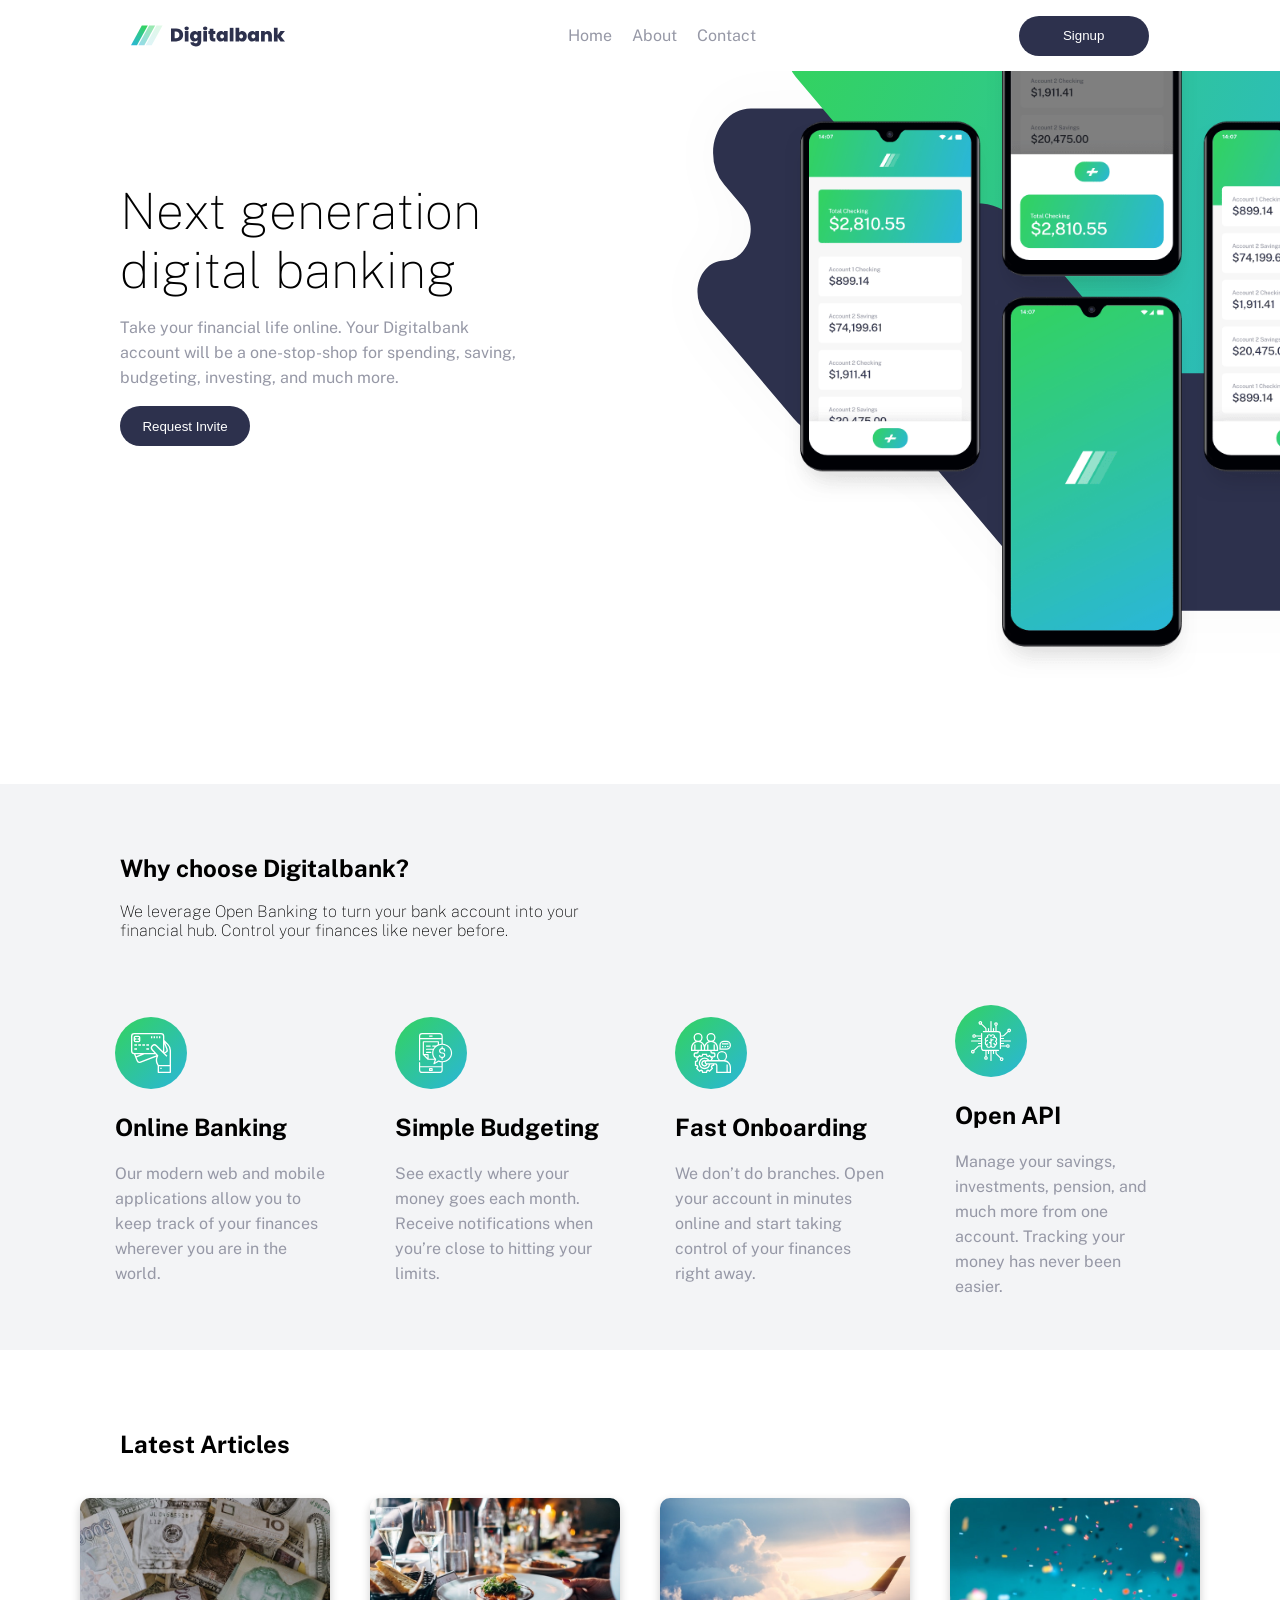
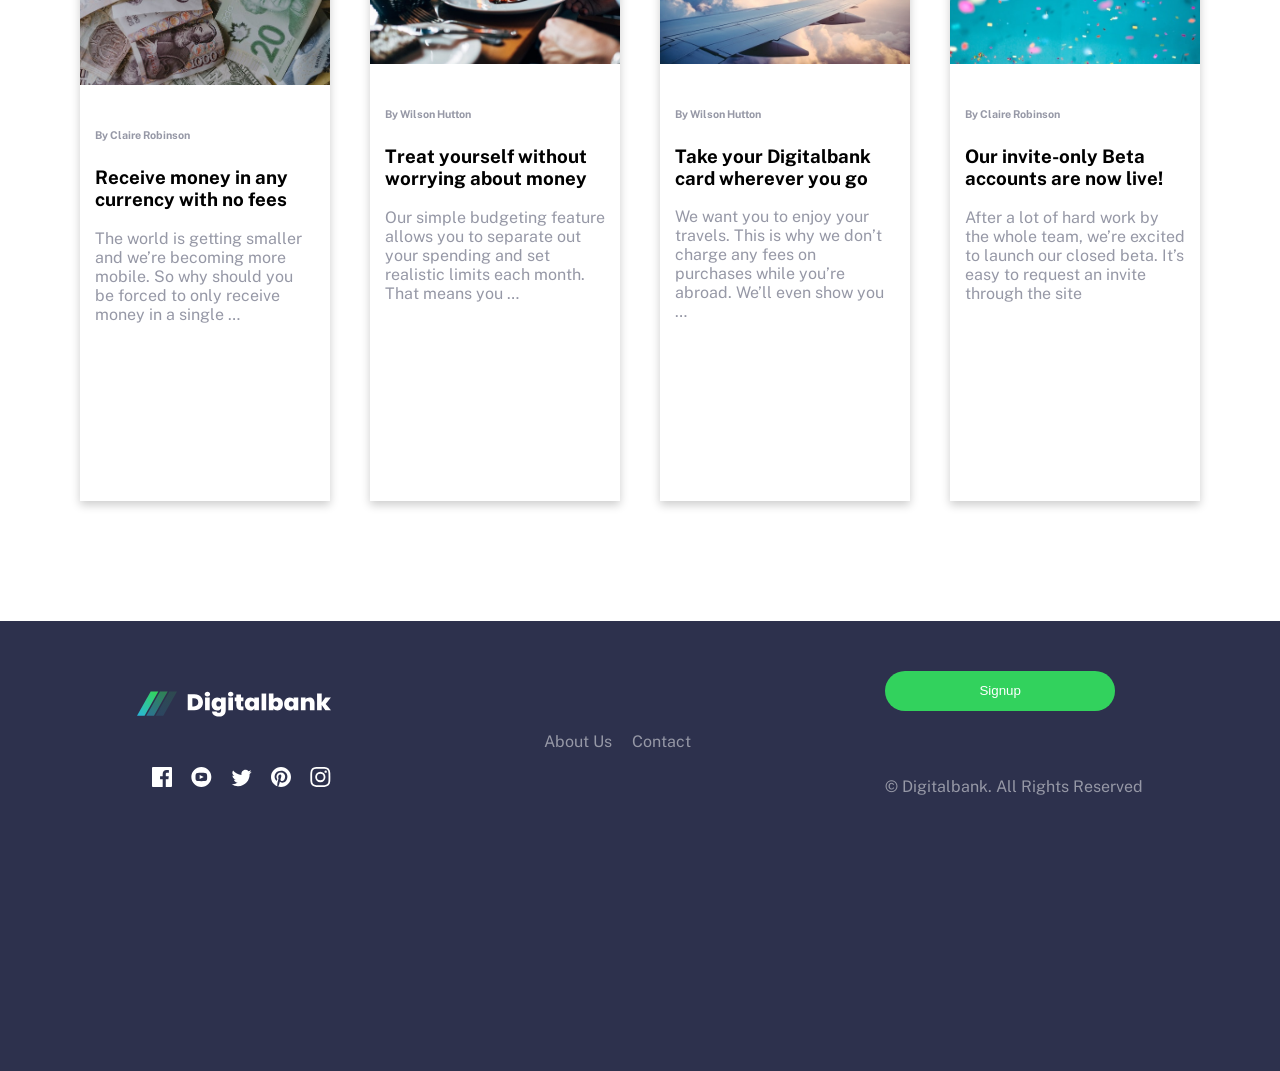
<file: index.html>
<!DOCTYPE html>
<html lang="en">
<head>
    <link rel="stylesheet" href="index.css">
    <meta charset="UTF-8">
    <meta name="viewport" content="width=device-width, initial-scale=1.0">
    <title>Digital bank</title>
    <script defer src="index.js"></script>
</head>
<body>
      <nav>
        <img src="/images/logo-dark.svg" alt="logo-dark">

        
        <div class="hamburger-menu" >
            <img id="open" src="/images/icon-hamburger.svg" alt="menu">
            <img id="close" src="/images/icon-close.svg" alt="">
        </div>

        <ul>
            <li><a href="index.html">Home</a></li>
            <li><a href="about.html">About</a></li>
            <li><a href="contact.html">Contact</a></li>
        </ul>

        <a href="signup.html" class="signup">
            <button >Signup</button>
        </a>


         <!-- Mobile Menu (Make sure the ID is EXACTLY mobile-menu) -->
    <div  id="mobilemenu">
        <ul>
            <li><a href="index.html">Home</a></li>
            <li><a href="about.html">About</a></li>
            <li><a href="contact.html">Contact</a></li>
            <li><a href="signup.html">Signup</a></li>
            <li><a href="signin.html">Signin</a></li>
        </ul>
    </div>




    </nav>

    <main>
        <div class="body-text">
            <h1>Next generation digital banking</h1>
            <p>Take your financial life online. Your Digitalbank account will be a one-stop-shop for spending, saving, budgeting, investing, and much more.</p>
            <button>Request Invite</button>
        </div>

         <div class="body-images">
            <img src="/images/bg-intro-desktop.svg" alt="" class="image1">
            <img src="/images/image-mockups.png" alt="" class="image2">
        </div>
    </main>


    <section class="section-one">
        <div class="body2-first">
            <h1>Why choose Digitalbank?</h1>
        <p>We leverage Open Banking to turn your bank account into your financial hub. Control your finances like never before.</p>
        </div>

        <div class="body2-second">

            <div class="first-card-set">
                <img src="/images/icon-online.svg" alt="">
                <h2>Online Banking</h2>
                <p>Our modern web and mobile applications allow you to keep track of your finances wherever you are in the world.</p>
            </div>

            <div class="first-card-set">
                <img src="/images/icon-budgeting.svg" alt="">
                <h2>Simple Budgeting</h2>
                <p>See exactly where your money goes each month. Receive notifications when you’re close to hitting your limits.</p>
            </div>

            <div class="first-card-set">
                <img src="/images/icon-onboarding.svg" alt="">
                <h2>Fast Onboarding</h2>
                <p>We don’t do branches. Open your account in minutes online and start taking control of your finances right away.</p>
            </div>

            <div class="first-card-set">
                <img src="/images/icon-api.svg" alt="">
                <h2>Open API</h2>
                <p>Manage your savings, investments, pension, and much more from one account. Tracking your money has never been easier.</p>
            </div>

        </div>
    </section>

    <section class="section-two">
        <div class="s2-h1">
            <h1>Latest Articles</h1>
        </div>

        <div class="s2-cards">

            <div class="s2-card">
                <img src="/images/image-currency.jpg" alt="">
                <div class="s2-card-text">
                <h6>By Claire Robinson</h6>
                <h3>Receive money in any currency with no fees</h3>
                <p>The world is getting smaller and we’re becoming more mobile. So why should you be forced to only receive money in a single …</p>
                </div>
            </div>

            <div class="s2-card">
                <img src="/images/image-restaurant.jpg" alt="">
                <div class="s2-card-text">
                <h6>By Wilson Hutton</h6>
                <h3>Treat yourself without worrying about money</h3>
                <p>Our simple budgeting feature allows you to separate out your spending and set realistic limits each month. That means you …</p>
                </div>
            </div>

            <div class="s2-card">
                <img src="/images/image-plane.jpg" alt="">
                <div class="s2-card-text">
                <h6>By Wilson Hutton</h6>
                <h3>Take your Digitalbank card wherever you go</h3>
                <p>We want you to enjoy your travels. This is why we don’t charge any fees on purchases while you’re abroad. We’ll even show you …</p>
                </div>
            </div>

            <div class="s2-card">
                <img src="/images/image-confetti.jpg" alt="">
                <div class="s2-card-text">
                <h6>By Claire Robinson</h6>
                <h3>Our invite-only Beta accounts are now live!</h3>
                <p>After a lot of hard work by the whole team, we’re excited to launch our closed beta. It’s easy to request an invite through the site</p>
                </div>
            </div>
        </div>
    </section>

    <footer>
        <div class="footer">
            <div class="logo">
                <img src="/images/logo-light.svg" alt="">
                <div class="icons">
                    <img src="/images/icon-facebook.svg" alt="">
                    <img src="/images/icon-youtube.svg" alt="">
                    <img src="/images/icon-twitter.svg" alt="">
                    <img src="/images/icon-pinterest.svg" alt="">
                    <img src="/images/icon-instagram.svg" alt="">

                </div>
            </div>
            <ul>
                <li><a href="about.html">About Us</a></li>
                <li><a href="contact.html">Contact</a></li>
            </ul>

            <div class="button">
                <button >Signup</button>
                <p>© Digitalbank. All Rights Reserved</p>
            </div>
            
        </div>
    </footer>
</body>
</html>
</file>
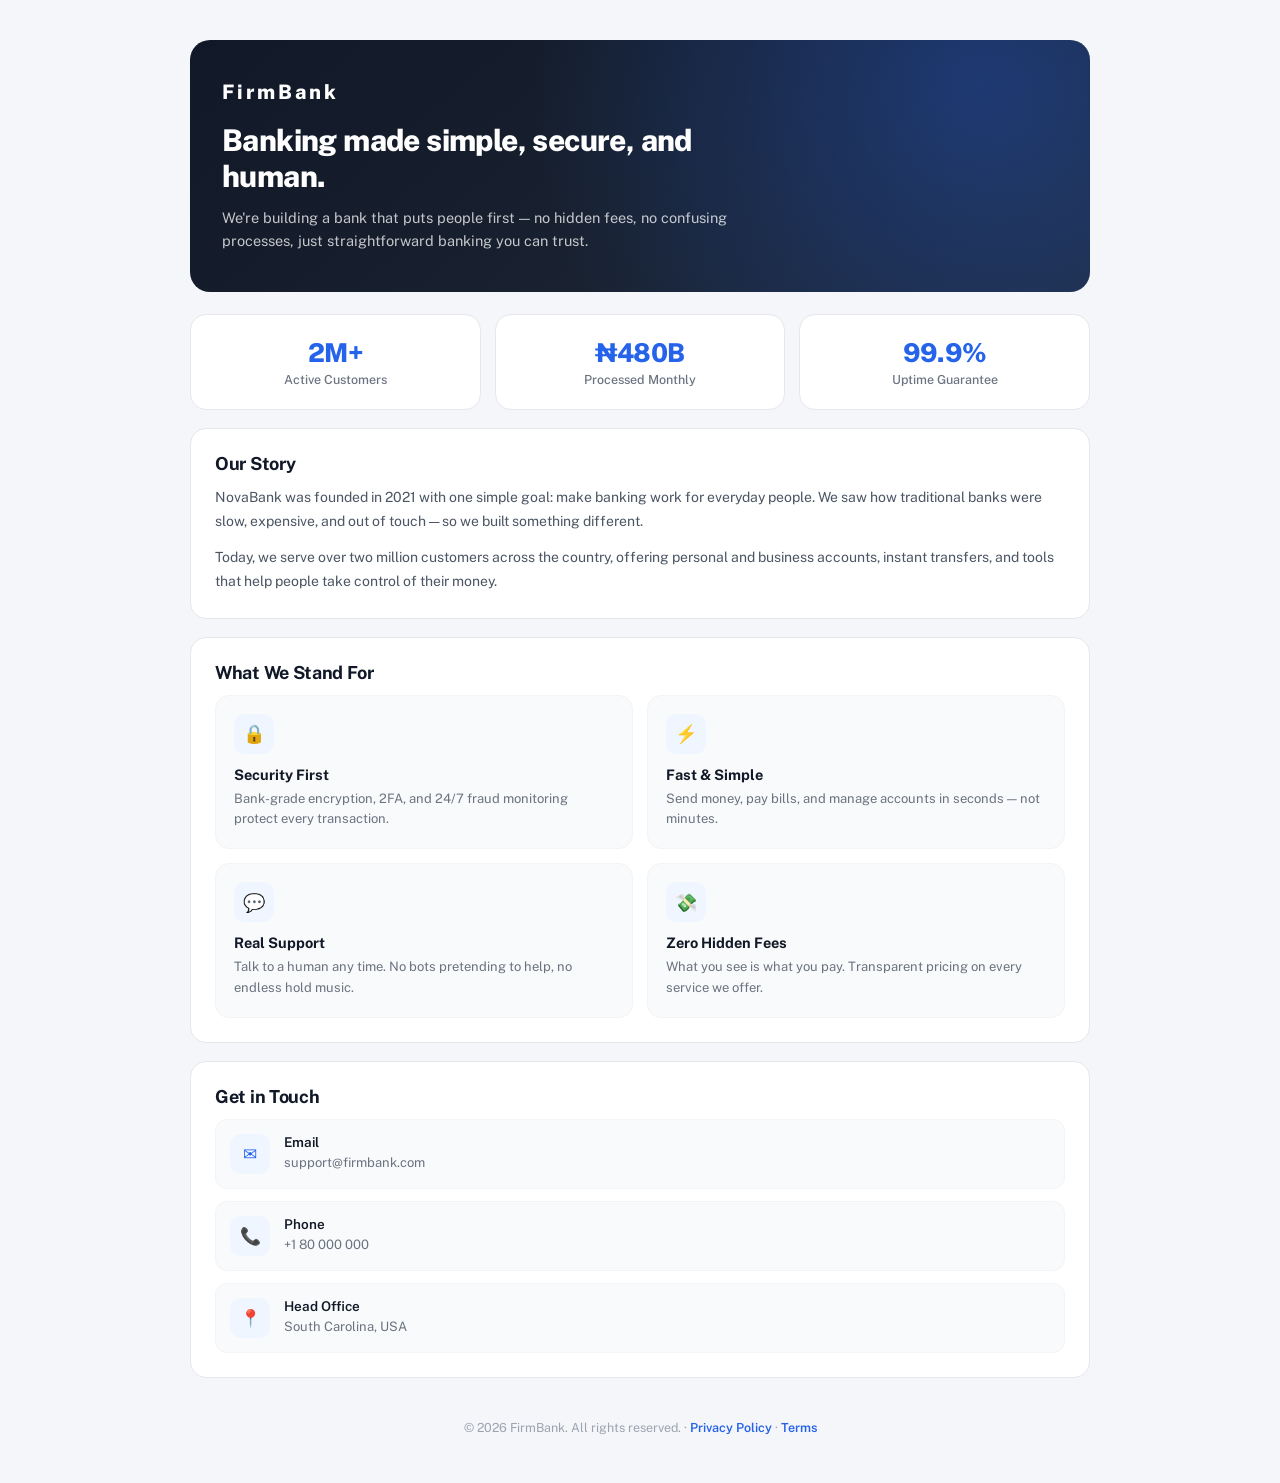
<file: about.html>
<!DOCTYPE html>
<html lang="en">
<head>
<meta charset="UTF-8">
<meta name="viewport" content="width=device-width, initial-scale=1.0">
<title>NovaBank — About</title>
<link rel="stylesheet" href="about.css">
</head>
<body>

<div class="page">

  <!-- Hero -->
  <section class="hero">
    <div class="hero-content">
      <div class="hero-logo">FirmBank</div>
      <h1>Banking made simple, secure, and human.</h1>
      <p>We're building a bank that puts people first — no hidden fees, no confusing processes, just straightforward banking you can trust.</p>
    </div>
  </section>

  <!-- Stats -->
  <div class="stats">
    <div class="stat-card">
      <h3>2M+</h3>
      <p>Active Customers</p>
    </div>
    <div class="stat-card">
      <h3>₦480B</h3>
      <p>Processed Monthly</p>
    </div>
    <div class="stat-card">
      <h3>99.9%</h3>
      <p>Uptime Guarantee</p>
    </div>
  </div>

  <!-- Our Story -->
  <section class="section">
    <h2>Our Story</h2>
    <p>NovaBank was founded in 2021 with one simple goal: make banking work for everyday people. We saw how traditional banks were slow, expensive, and out of touch — so we built something different.</p>
    <p>Today, we serve over two million customers across the country, offering personal and business accounts, instant transfers, and tools that help people take control of their money.</p>
  </section>

  <!-- Our Values -->
  <section class="section">
    <h2>What We Stand For</h2>
    <div class="values">
      <div class="value-card">
        <div class="value-icon">🔒</div>
        <h4>Security First</h4>
        <p>Bank-grade encryption, 2FA, and 24/7 fraud monitoring protect every transaction.</p>
      </div>
      <div class="value-card">
        <div class="value-icon">⚡</div>
        <h4>Fast & Simple</h4>
        <p>Send money, pay bills, and manage accounts in seconds — not minutes.</p>
      </div>
      <div class="value-card">
        <div class="value-icon">💬</div>
        <h4>Real Support</h4>
        <p>Talk to a human any time. No bots pretending to help, no endless hold music.</p>
      </div>
      <div class="value-card">
        <div class="value-icon">💸</div>
        <h4>Zero Hidden Fees</h4>
        <p>What you see is what you pay. Transparent pricing on every service we offer.</p>
      </div>
    </div>
  </section>

  <!-- Contact -->
  <section class="section">
    <h2>Get in Touch</h2>
    <div class="contact-list">
      <div class="contact-item">
        <div class="contact-icon">✉</div>
        <div>
          <h4>Email</h4>
          <p>support@firmbank.com</p>
        </div>
      </div>
      <div class="contact-item">
        <div class="contact-icon">📞</div>
        <div>
          <h4>Phone</h4>
          <p>+1 80 000 000</p>
        </div>
      </div>
      <div class="contact-item">
        <div class="contact-icon">📍</div>
        <div>
          <h4>Head Office</h4>
          <p>South Carolina, USA</p>
        </div>
      </div>
    </div>
  </section>

  <!-- Footer -->
  <div class="footer">
    © 2026 FirmBank. All rights reserved. · <a href="#">Privacy Policy</a> · <a href="#">Terms</a>
  </div>

</div>

</body>
</html>
</file>
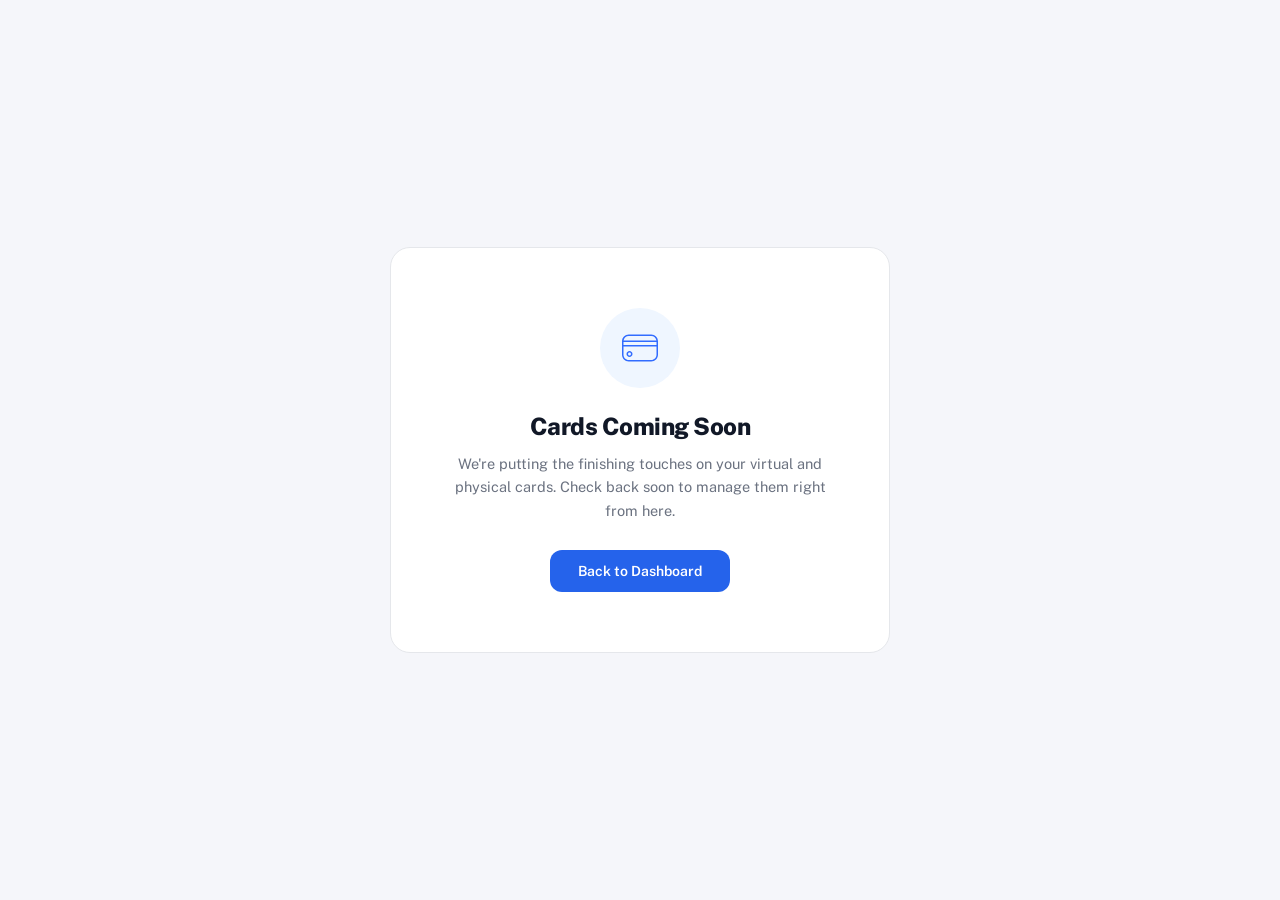
<file: card.html>
<!DOCTYPE html>
<html lang="en">
<head>
<meta charset="UTF-8">
<meta name="viewport" content="width=device-width, initial-scale=1.0">
<title>NovaBank — Cards</title>
<link rel="stylesheet" href="card.css">
</head>
<body>

<div class="page">

  <div class="coming-soon">
    <div class="cs-icon">
      <img src="/images/credit-card.svg" alt="Card">
    </div>

    <h1>Cards Coming Soon</h1>
    <p>We're putting the finishing touches on your virtual and physical cards. Check back soon to manage them right from here.</p>

    <a href="dashboard.html" class="cs-btn">Back to Dashboard</a>
  </div>

</div>

</body>
</html>
</file>
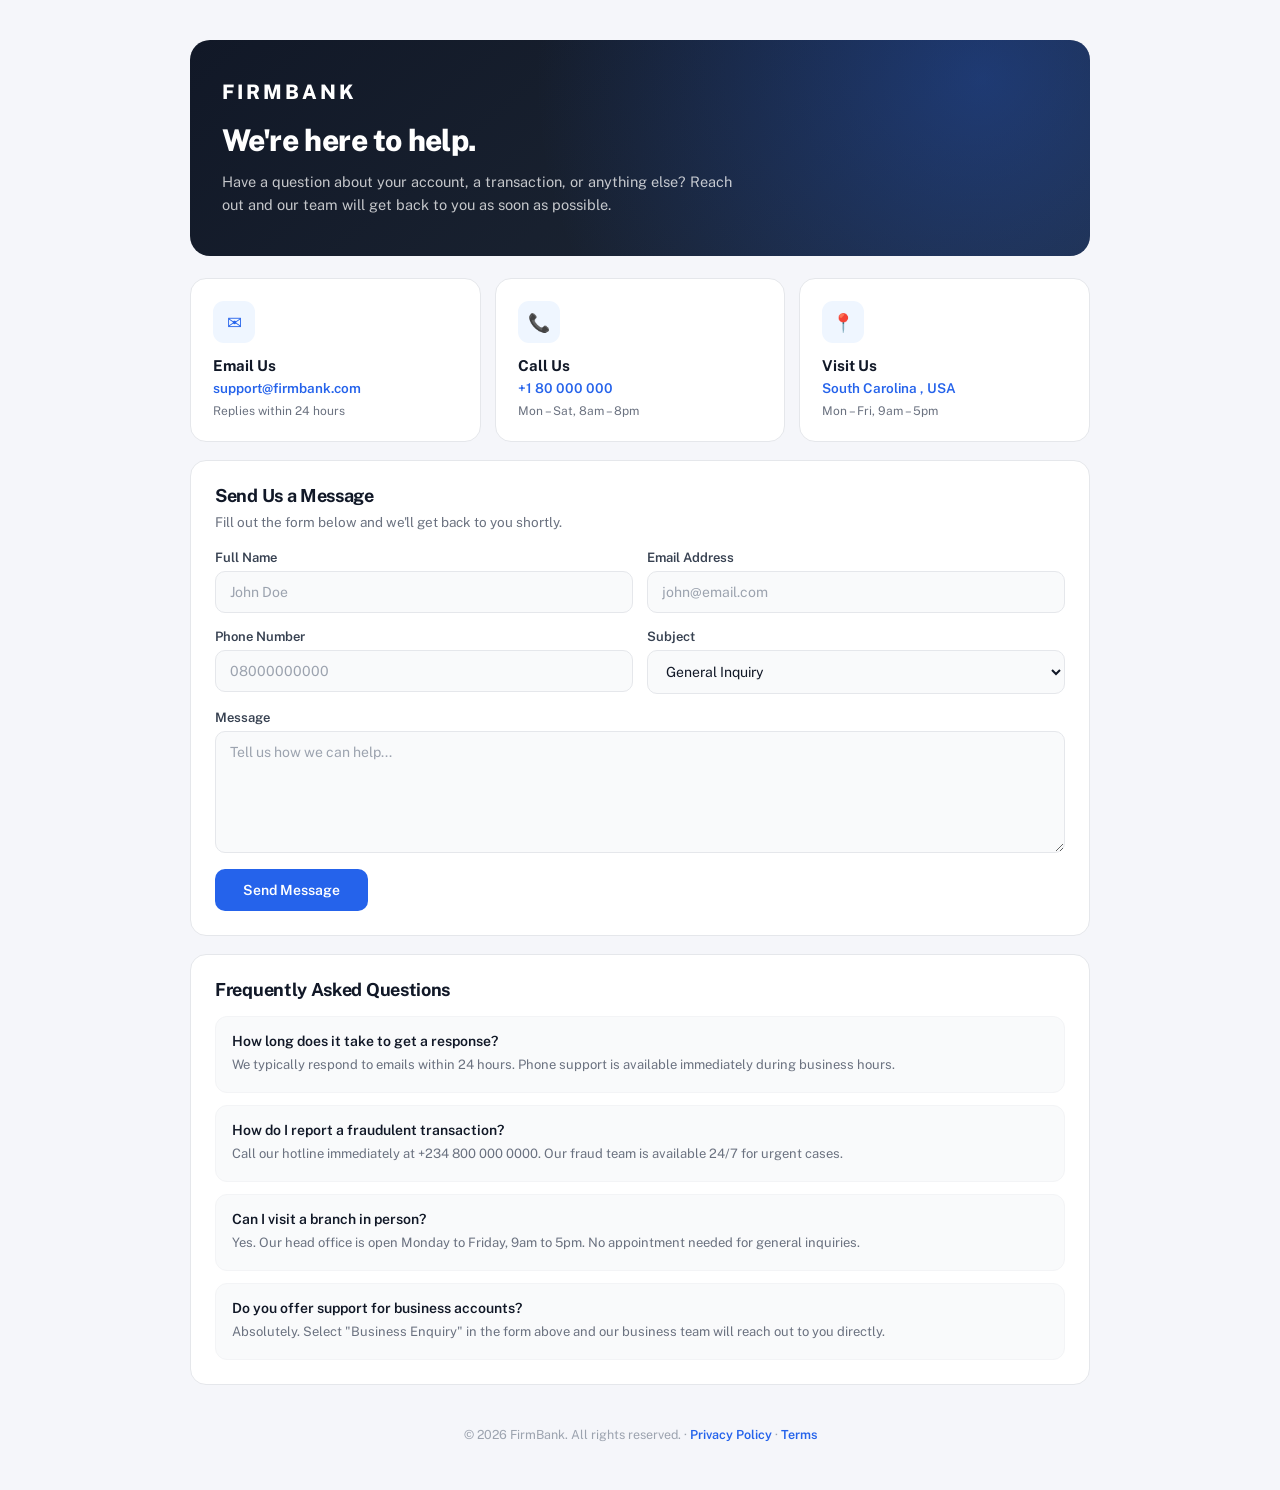
<file: contact.html>
<!DOCTYPE html>
<html lang="en">
<head>
<meta charset="UTF-8">
<meta name="viewport" content="width=device-width, initial-scale=1.0">
<title>FirmBank — Contact Us</title>
<link rel="stylesheet" href="contact.css">
</head>
<body>

<div class="page">

  <!-- Hero -->
  <section class="hero">
    <div class="hero-content">
      <div class="hero-logo">FIRMBANK</div>
      <h1>We're here to help.</h1>
      <p>Have a question about your account, a transaction, or anything else? Reach out and our team will get back to you as soon as possible.</p>
    </div>
  </section>

  <!-- Contact Info Cards -->
  <div class="contact-grid">
    <div class="contact-card">
      <div class="contact-icon">✉</div>
      <h4>Email Us</h4>
      <p>support@firmbank.com</p>
      <span>Replies within 24 hours</span>
    </div>
    <div class="contact-card">
      <div class="contact-icon">📞</div>
      <h4>Call Us</h4>
      <p>+1 80 000 000</p>
      <span>Mon – Sat, 8am – 8pm</span>
    </div>
    <div class="contact-card">
      <div class="contact-icon">📍</div>
      <h4>Visit Us</h4>
      <p>South Carolina , USA</p>
      <span>Mon – Fri, 9am – 5pm</span>
    </div>
  </div>

  <!-- Contact Form -->
  <section class="section">
    <h2>Send Us a Message</h2>
    <p class="form-intro">Fill out the form below and we'll get back to you shortly.</p>

    <form class="contact-form">
      <div class="form-row">
        <div class="form-group">
          <label for="name">Full Name</label>
          <input type="text" id="name" placeholder="John Doe">
        </div>
        <div class="form-group">
          <label for="email">Email Address</label>
          <input type="email" id="email" placeholder="john@email.com">
        </div>
      </div>

      <div class="form-row">
        <div class="form-group">
          <label for="phone">Phone Number</label>
          <input type="tel" id="phone" placeholder="08000000000">
        </div>
        <div class="form-group">
          <label for="subject">Subject</label>
          <select id="subject">
            <option>General Inquiry</option>
            <option>Account Issue</option>
            <option>Transaction Problem</option>
            <option>Report Fraud</option>
            <option>Business Enquiry</option>
          </select>
        </div>
      </div>

      <div class="form-group">
        <label for="message">Message</label>
        <textarea id="message" rows="6" placeholder="Tell us how we can help..."></textarea>
      </div>

      <button type="submit" class="btn-submit">Send Message</button>
    </form>
  </section>

  <!-- FAQ -->
  <section class="section">
    <h2>Frequently Asked Questions</h2>

    <div class="faq-list">
      <div class="faq-item">
        <h4>How long does it take to get a response?</h4>
        <p>We typically respond to emails within 24 hours. Phone support is available immediately during business hours.</p>
      </div>
      <div class="faq-item">
        <h4>How do I report a fraudulent transaction?</h4>
        <p>Call our hotline immediately at +234 800 000 0000. Our fraud team is available 24/7 for urgent cases.</p>
      </div>
      <div class="faq-item">
        <h4>Can I visit a branch in person?</h4>
        <p>Yes. Our head office is open Monday to Friday, 9am to 5pm. No appointment needed for general inquiries.</p>
      </div>
      <div class="faq-item">
        <h4>Do you offer support for business accounts?</h4>
        <p>Absolutely. Select "Business Enquiry" in the form above and our business team will reach out to you directly.</p>
      </div>
    </div>
  </section>

  <!-- Footer -->
  <div class="footer">
    © 2026 FirmBank. All rights reserved. · <a href="#">Privacy Policy</a> · <a href="#">Terms</a>
  </div>

</div>

</body>
</html>
</file>
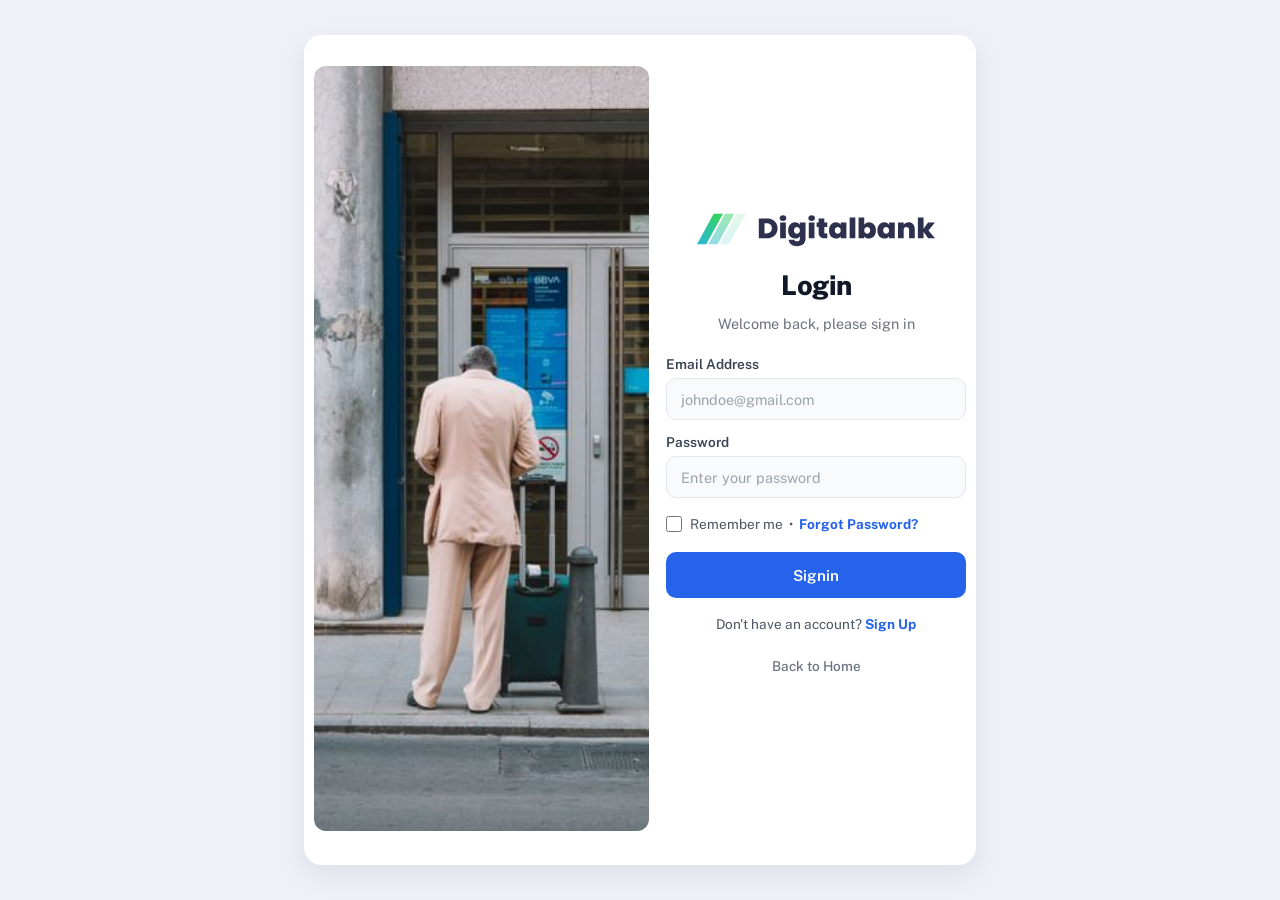
<file: signin.html>
<!doctype html>
<html lang="en">
  <head>
    <link rel="stylesheet" href="signin.css" />
    <meta charset="UTF-8" />
    <meta name="viewport" content="width=device-width, initial-scale=1.0" />
    <title>Login</title>
  </head>
  <body>
    <form action="">
      <div class="signup-image">
        <img src="/images/signup-image.jpg" alt="" />
      </div>

      <div class="details">
        <div class="bank-name">
          <img src="/images/logo-dark.svg" alt="" />
          <h1>Login</h1>
          <p>Welcome back, please sign in</p>
        </div>

        <div class="inputs">
          <label for="email">Email Address</label>
          <input
            type="email"
            id="email"
            placeholder="johndoe@gmail.com"
            required
          />

          <label for="password">Password</label>
          <input
            type="password"
            id="password"
            placeholder="Enter your password"
            required
          />

          <div class="consent">
            <input type="checkbox" id="remember" class="consent" />
            <p>Remember me &nbsp;•&nbsp; <strong>Forgot Password?</strong></p>
          </div>

           <button><a href="dashboard.html">Signin</a></button>


          <p class="alt-action">
            Don't have an account? <strong><a href="signup.html">Sign Up</a></strong>
          </p>

          <p class="alt-action2">
            <a href="index.html">Back to Home</a>
          </p>
        </div>
      </div>
    </form>
  </body>
</html>
</file>
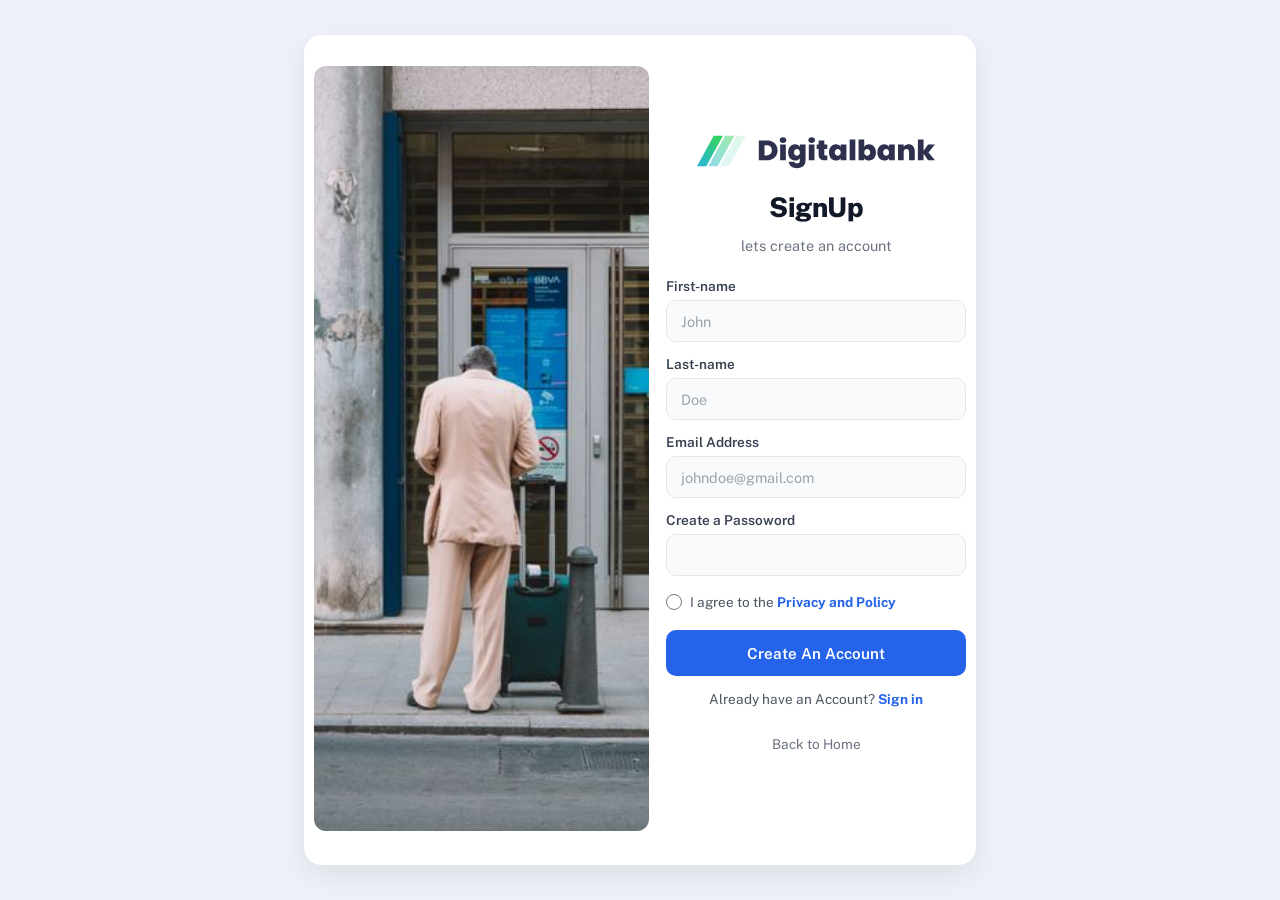
<file: signup.html>
<!doctype html>
<html lang="en">
  <head>
    <link rel="stylesheet" href="signup.css" />
    <meta charset="UTF-8" />
    <meta name="viewport" content="width=device-width, initial-scale=1.0" />
    <title>Dashboard</title>
  </head>
  <body>
    <form action="">
      <div class="signup-image">
        <img src="/images/signup-image.jpg" alt="" />
      </div>

      <div class="details">
        <div class="bank-name">
          <img src="/images/logo-dark.svg" alt="" />
          <h1>SignUp</h1>
          <p>lets create an account</p>
        </div>

        <div class="inputs">
          <label for="">First-name</label>
          <input type="text" placeholder="John" required />

          <label for="">Last-name</label>
          <input type="text" placeholder="Doe" required />

          <label for="email">Email Address</label>
          <input type="email" placeholder="johndoe@gmail.com" required />

          <label for="">Create a Passoword</label>
          <input type="password" name="" id="" required minlength="4" maxlength="16"/>

          <div class="consent">
            <input type="radio" name="" id="" class="consent" required />
            <p>I agree to the <strong>Privacy and Policy</strong></p>
          </div>

          <button><a href="dashboard.html">Create An Account</a></button>

          <p class="alt-action">
            Already have an Account? <strong><a href="signin.html">Sign in</a></strong>
          </p>

          <p class="alt-action2">
            <a href="index.html">Back to Home</a>
          </p>
        </div>
      </div>
    </form>
  </body>
</html>
</file>
<file: index.css>
@import url('https://fonts.googleapis.com/css2?family=Karla:ital,wght@0,200..800;1,200..800&family=Public+Sans:ital,wght@0,100..900;1,100..900&display=swap');

body{
    padding: 0;
    margin: 0;
    overflow-x: hidden;
    font-family: "Public Sans", sans-serif;
}

nav{
    display: flex;
    justify-content: space-around;
    align-items: center;
    position: relative;
    z-index: 3;
    padding: 10px;
    background-color: white;
}

ul{
    display: flex;
}

li{
    list-style: none;
}

li a{
    text-decoration: none;
    margin-right: 20px;
    color: hsl(233, 8%, 62%);
}

nav button{
    width: 130px;
    height: 40px;
    border: none;
    border-radius: 20px;
    background-color: hsl(233, 26%, 24%);
    color: white;
    cursor: pointer;
}

.hamburger-menu {
    display: none;
}

.signup {
    text-decoration: none;
}


main{
    height: 67vh;
}

.body-text{
    margin-left: 120px;
    margin-top: 110px;
    width: 400px;
}

.body-text h1 {
    font-size: 50px;
    margin-bottom: 0;
    font-weight: lighter;
}

.body-text p {
    line-height: 25px;
    color: hsl(233, 8%, 62%);
}

.body-text button{
    width: 130px;
    height: 40px;
    border: none;
    border-radius: 20px;
    background-color: hsl(233, 26%, 24%);
    color: white;
    cursor: pointer;
}
.body-images {
    position: relative; 
}

.image1 {
    width: 65%;
    height: 800px;
    position: absolute;
    margin-top: -575px;
    margin-left: 650px;
}

.image2 {
    width: 48%;
    position: absolute;
    margin-top: -520px;
    margin-left: 785px;
}

.section-one{
    background-color: hsl(220, 16%, 96%);
    padding-top: 50px;
}

.body2-first{
    margin-left: 120px;
    width: 500px;
    font-weight: lighter;
}

.body2-second{
    display: flex;
    justify-content: center;
    align-items: center;
    margin: 80px;
    margin-top: 40px;
}

.first-card-set{
    width: 300px;
    padding: 35px;
    padding-top: 25px;
}

.first-card-set p {
   line-height: 25px;
   color: hsl(233, 8%, 62%);
}

.s2-h1{
    margin-left: 120px;
    width: 500px;
    font-weight: lighter;
}

.s2-cards{
    display: flex;
    justify-content: center;
    align-items: center;
}

.s2-card{
    margin: 20px;
    width: 250px;
    background-color: white;
    border-radius: 10px 10px 0 0;
    box-shadow: 0 4px 10px rgba(0, 0, 0, 0.2);
    height: 67vh;
}

.s2-card img {
    width: 100%;
    border-radius: 10px 10px 0 0;
}

.s2-card-text {
    padding: 15px;
}

.s2-card-text p {
    color: hsl(233, 8%, 62%);
}

.s2-card-text h6 {
    color: hsl(233, 8%, 62%);
}

footer{
    background-color: hsl(233, 26%, 24%);
    height: 50vh;
    margin-top: 100px;
}

.footer {
    display: flex;
    justify-content: space-around;
    align-items: center;
    padding: 50px;
}

.logo {
    display: flex;
    flex-direction: column;
    justify-content: center;
    gap: 50px;
}

.icons img {
    margin-left: 15px;
}

.button {
    display: flex;
    flex-direction: column;
    justify-content: center;
    gap: 50px;
}

.button p {
    color: hsl(233, 8%, 62%);
}

.button button {
    width: 230px;
    height: 40px;
    border: none;
    border-radius: 20px;
    background-color: hsl(136, 64%, 51%);
    color: white;
    cursor: pointer;
}

#mobilemenu {
    display: none;
}

#close {
    display: none;
    color: black;
}

#open {
    display: none;
}
/* =========================================
   MEDIA QUERY FOR PHONES AND TABLETS
   (Screens 768px and smaller)
   ========================================= */

@media screen and (max-width: 1024px) {
    
    /* 1. STOP THE PAGE FROM SCROLLING SIDEWAYS */
    html, body {
        overflow-x: hidden;
        width: 100%;
        margin: 0;
        padding: 0;
    }

    /* 2. NAVIGATION */
    nav {
        justify-content: space-between;
        padding: 20px;
        gap: 120px;
    }

    #open {
    display: block;
}

#close {
    display: none;
}

    nav ul, nav button {
        display: none; /* Hide desktop links and button */
    }

    .hamburger-menu {
        display: block;
        width: 24px;
        cursor: pointer;
    }

    /* 3. HERO SECTION */
    main {
        height: auto;
        display: flex;
        flex-direction: column-reverse; /* Puts image on top, text on bottom */
        align-items: center;
        padding-bottom: 40px;
    }

    /* THIS IS THE FIX FOR THE EMPTY SPACE */
    .body-images {
        position: relative;
        width: 100%;
        height: 350px;
        overflow: hidden; /* Cuts off image spillover */
        margin: 0;
        padding: 0;
    }

    .image1 {
        width: 200%;
        height: auto;
        position: absolute;
        top: -50px;
        left: 50%;
        transform: translateX(-50%);
        margin: 0; /* Removes the 650px margin */
    }

    .image2 {
        width: 80%;
        position: absolute;
        top: 0;
        left: 50%;
        transform: translateX(-50%);
        margin: 0; /* Removes the 785px margin */
    }

    .body-text {
        margin-left: 0;
        margin-top: 30px;
        width: 100%;
        padding: 0 20px;
        box-sizing: border-box;
        text-align: center;
    }

    .body-text h1 {
        font-size: 35px;
    }

    /* 4. "WHY CHOOSE" SECTION */
    .section-one {
        padding: 50px 20px;
        text-align: center;
    }

    .body2-first {
        margin-left: 0;
        width: 100%;
    }

    .body2-first h1 {
        font-size: 30px;
    }

    .body2-second {
        flex-direction: column;
        margin: 40px 0;
    }

    .first-card-set {
        width: 100%;
        max-width: 350px;
        padding: 20px 0;
        text-align: center;
    }

    /* 5. LATEST ARTICLES */
    .section-two {
        padding: 50px 20px;
    }

    .s2-h1 {
        margin-left: 0;
        width: 100%;
        text-align: center;
    }

    .s2-h1 h1 {
        font-size: 30px;
    }

    .s2-cards {
        flex-direction: column;
        align-items: center;
        margin-top: 30px;
    }

    .s2-card {
        width: 100%;
        max-width: 350px;
        height: auto;
        margin: 15px 0;
    }

    .s2-card img {
        height: 200px;
        object-fit: cover;
    }

    /* 6. FOOTER */
    footer {
        height: auto;
        padding: 40px 20px;
        margin-top: 50px;
    }

    .footer {
        flex-direction: column;
        padding: 0;
        gap: 30px;
        text-align: center;
    }

    .icons {
        display: flex;
        justify-content: center;
        gap: 15px;
    }

    .icons img {
        margin-left: 0;
    }

    .footer ul {
        flex-direction: column;
        gap: 15px;
        padding: 0;
    }

    .footer ul li a {
        margin-right: 0;
    }

    .button {
        width: 100%;
        align-items: center;
    }

    .button button {
        width: 100%;
        max-width: 250px;
    }

    #mobilemenu {
        display: none;
        position: absolute;
        background-color: white;
        padding: 30px 0;
        box-shadow: 0 10px 15px rgba(0, 0, 0, 0.1);
        z-index: 10000;
        width: 300px;
        height: 200px;
        margin-top: 350px;
        margin-left: 10px;
        border-radius: 10px;
    }

     #mobilemenu ul {
        display: flex;
        align-items: center;
        justify-content: center;
        flex-direction: column;
        align-items: center;
        gap: 20px;
        padding: 0;
        margin: 0 0 20px 0;
        list-style: none;
    }

    #mobilemenu ul li a {
        text-decoration: none;
        color: hsl(233, 26%, 24%);
        font-size: 18px;
        font-weight: 500;
    }
    

  
}
</file>
<file: about.css>
@import url('https://fonts.googleapis.com/css2?family=Karla:ital,wght@0,200..800;1,200..800&family=Public+Sans:ital,wght@0,100..900;1,100..900&display=swap');

* {
  margin: 0;
  padding: 0;
  box-sizing: border-box;
  font-family: "Public Sans", sans-serif;
}

body {
  font-family: 'Inter', -apple-system, BlinkMacSystemFont, sans-serif;
  background: #f5f6fa;
  color: #111827;
  -webkit-font-smoothing: antialiased;
  padding: 40px 20px;
}

.page {
  max-width: 900px;
  margin: 0 auto;
}

/* Hero */
.hero {
  background: linear-gradient(140deg, #111827 0%, #1f2937 100%);
  border-radius: 20px;
  padding: 40px 32px;
  color: #fff;
  margin-bottom: 22px;
  position: relative;
  overflow: hidden;
}

.hero::after {
  content: '';
  position: absolute;
  inset: 0;
  background: radial-gradient(circle at 88% 18%, rgba(37, 99, 235, 0.35), transparent 55%);
  pointer-events: none;
}

.hero-content {
  position: relative;
  z-index: 1;
  max-width: 520px;
}

.hero-logo {
  font-size: 20px;
  font-weight: 800;
  letter-spacing: 3px;
  margin-bottom: 18px;
  color: #fff;
}

.hero h1 {
  font-size: 30px;
  font-weight: 800;
  letter-spacing: -0.6px;
  line-height: 1.2;
  margin-bottom: 12px;
}

.hero p {
  font-size: 14.5px;
  color: rgba(255, 255, 255, 0.75);
  line-height: 1.6;
}

/* Section */
.section {
  background: #ffffff;
  border: 1px solid #e5e7eb;
  border-radius: 16px;
  padding: 24px;
  margin-bottom: 18px;
}

.section h2 {
  font-size: 18px;
  font-weight: 700;
  margin-bottom: 12px;
  color: #111827;
  letter-spacing: -0.3px;
}

.section p {
  font-size: 14px;
  color: #4b5563;
  line-height: 1.7;
  margin-bottom: 12px;
}

.section p:last-child {
  margin-bottom: 0;
}

/* Stats */
.stats {
  display: grid;
  grid-template-columns: repeat(3, 1fr);
  gap: 14px;
  margin-bottom: 18px;
}

.stat-card {
  background: #ffffff;
  border: 1px solid #e5e7eb;
  border-radius: 16px;
  padding: 22px;
  text-align: center;
}

.stat-card h3 {
  font-size: 26px;
  font-weight: 800;
  color: #2563eb;
  letter-spacing: -0.6px;
  margin-bottom: 4px;
}

.stat-card p {
  font-size: 12.5px;
  color: #6b7280;
  font-weight: 500;
}

/* Values */
.values {
  display: grid;
  grid-template-columns: 1fr 1fr;
  gap: 14px;
}

.value-card {
  background: #f9fafb;
  border: 1px solid #f3f4f6;
  border-radius: 14px;
  padding: 18px;
}

.value-icon {
  width: 40px;
  height: 40px;
  border-radius: 11px;
  background: #eff6ff;
  color: #2563eb;
  display: grid;
  place-items: center;
  font-size: 18px;
  margin-bottom: 12px;
}

.value-card h4 {
  font-size: 14.5px;
  font-weight: 700;
  color: #111827;
  margin-bottom: 6px;
}

.value-card p {
  font-size: 13px;
  color: #6b7280;
  line-height: 1.6;
}

/* Contact */
.contact-list {
  display: flex;
  flex-direction: column;
  gap: 12px;
}

.contact-item {
  display: flex;
  align-items: center;
  gap: 14px;
  padding: 14px;
  background: #f9fafb;
  border: 1px solid #f3f4f6;
  border-radius: 12px;
}

.contact-icon {
  width: 40px;
  height: 40px;
  border-radius: 11px;
  background: #eff6ff;
  color: #2563eb;
  display: grid;
  place-items: center;
  font-size: 17px;
  flex-shrink: 0;
}

.contact-item h4 {
  font-size: 13.5px;
  font-weight: 600;
  color: #111827;
  margin-bottom: 2px;
}

.contact-item p {
  font-size: 13px;
  color: #6b7280;
  margin: 0;
}

/* Footer */
.footer {
  text-align: center;
  padding: 24px 0 8px;
  font-size: 12.5px;
  color: #9ca3af;
}

.footer a {
  color: #2563eb;
  text-decoration: none;
  font-weight: 600;
}

/* Responsive */
@media (max-width: 600px) {
  body { padding: 20px 16px 40px; }

  .hero { padding: 28px 22px; }
  .hero h1 { font-size: 24px; }
  .hero p { font-size: 13.5px; }

  .section { padding: 20px; }
  .section h2 { font-size: 16px; }
  .section p { font-size: 13.5px; }

  .stats { grid-template-columns: 1fr; }
  .stat-card h3 { font-size: 24px; }

  .values { grid-template-columns: 1fr; }
}
</file>
<file: card.css>
@import url('https://fonts.googleapis.com/css2?family=Public+Sans:wght@400;500;600;700;800&display=swap');

* {
  margin: 0;
  padding: 0;
  box-sizing: border-box;
  font-family: "Public Sans", sans-serif;
}

body {
  background: #f5f6fa;
  color: #111827;
  -webkit-font-smoothing: antialiased;
}

.page {
  min-height: 100vh;
  display: flex;
  align-items: center;
  justify-content: center;
  padding: 40px 20px;
}

/* ================= COMING SOON ================= */
.coming-soon {
  background: #ffffff;
  border: 1px solid #e5e7eb;
  border-radius: 20px;
  padding: 60px 50px;
  text-align: center;
  max-width: 500px;
  width: 100%;
}

.cs-icon {
  width: 80px;
  height: 80px;
  border-radius: 50%;
  background: #eff6ff;
  display: grid;
  place-items: center;
  margin: 0 auto 24px;
}

.cs-icon img {
  width: 36px;
  height: 36px;
  filter: brightness(0) saturate(100%) invert(32%) sepia(85%) saturate(2500%) hue-rotate(215deg);
}

.coming-soon h1 {
  font-size: 24px;
  font-weight: 800;
  letter-spacing: -0.5px;
  color: #111827;
  margin-bottom: 12px;
}

.coming-soon p {
  font-size: 14.5px;
  color: #6b7280;
  line-height: 1.6;
  margin-bottom: 28px;
}

.cs-btn {
  display: inline-block;
  padding: 13px 28px;
  background: #2563eb;
  color: #ffffff;
  text-decoration: none;
  border-radius: 12px;
  font-size: 14px;
  font-weight: 600;
  transition: background 0.15s;
}

.cs-btn:hover {
  background: #1d4ed8;
}

/* ============================================
   PHONES (600px and below)
   ============================================ */
@media (max-width: 600px) {
  body {
    background: #ffffff;
  }

  .page {
    padding: 30px 20px;
  }

  .coming-soon {
    border: none;
    padding: 30px 20px;
  }

  .cs-icon {
    width: 70px;
    height: 70px;
    margin-bottom: 20px;
  }

  .cs-icon img {
    width: 32px;
    height: 32px;
  }

  .coming-soon h1 {
    font-size: 20px;
  }

  .coming-soon p {
    font-size: 13.5px;
    margin-bottom: 24px;
  }

  .cs-btn {
    padding: 12px 24px;
    font-size: 13.5px;
  }
}

/* ============================================
   SMALL PHONES (400px and below)
   ============================================ */
@media (max-width: 400px) {
  .coming-soon h1 { font-size: 18px; }
  .coming-soon p  { font-size: 13px; }

  .cs-icon {
    width: 64px;
    height: 64px;
  }

  .cs-icon img {
    width: 28px;
    height: 28px;
  }
}
</file>
<file: contact.css>
@import url('https://fonts.googleapis.com/css2?family=Karla:ital,wght@0,200..800;1,200..800&family=Public+Sans:ital,wght@0,100..900;1,100..900&display=swap');


* {
  margin: 0;
  padding: 0;
  box-sizing: border-box;
  font-family: "Public Sans", sans-serif;
}

body {
  font-family: 'Inter', -apple-system, BlinkMacSystemFont, sans-serif;
  background: #f5f6fa;
  color: #111827;
  -webkit-font-smoothing: antialiased;
  padding: 40px 20px;
}

.page {
  max-width: 900px;
  margin: 0 auto;
}

/* Hero */
.hero {
  background: linear-gradient(140deg, #111827 0%, #1f2937 100%);
  border-radius: 20px;
  padding: 40px 32px;
  color: #fff;
  margin-bottom: 22px;
  position: relative;
  overflow: hidden;
}

.hero::after {
  content: '';
  position: absolute;
  inset: 0;
  background: radial-gradient(circle at 88% 18%, rgba(37, 99, 235, 0.35), transparent 55%);
  pointer-events: none;
}

.hero-content {
  position: relative;
  z-index: 1;
  max-width: 520px;
}

.hero-logo {
  font-size: 20px;
  font-weight: 800;
  letter-spacing: 3px;
  margin-bottom: 18px;
  color: #fff;
}

.hero h1 {
  font-size: 30px;
  font-weight: 800;
  letter-spacing: -0.6px;
  line-height: 1.2;
  margin-bottom: 12px;
}

.hero p {
  font-size: 14.5px;
  color: rgba(255, 255, 255, 0.75);
  line-height: 1.6;
}

/* Contact Cards */
.contact-grid {
  display: grid;
  grid-template-columns: repeat(3, 1fr);
  gap: 14px;
  margin-bottom: 18px;
}

.contact-card {
  background: #ffffff;
  border: 1px solid #e5e7eb;
  border-radius: 16px;
  padding: 22px;
}

.contact-icon {
  width: 42px;
  height: 42px;
  border-radius: 11px;
  background: #eff6ff;
  color: #2563eb;
  display: grid;
  place-items: center;
  font-size: 18px;
  margin-bottom: 14px;
}

.contact-card h4 {
  font-size: 15px;
  font-weight: 700;
  color: #111827;
  margin-bottom: 6px;
}

.contact-card p {
  font-size: 13.5px;
  color: #2563eb;
  font-weight: 600;
  margin-bottom: 4px;
}

.contact-card span {
  font-size: 12px;
  color: #6b7280;
}

/* Section */
.section {
  background: #ffffff;
  border: 1px solid #e5e7eb;
  border-radius: 16px;
  padding: 24px;
  margin-bottom: 18px;
}

.section h2 {
  font-size: 18px;
  font-weight: 700;
  margin-bottom: 8px;
  color: #111827;
  letter-spacing: -0.3px;
}

.form-intro {
  font-size: 13.5px;
  color: #6b7280;
  margin-bottom: 20px;
}

/* Form */
.contact-form {
  display: flex;
  flex-direction: column;
  gap: 16px;
}

.form-row {
  display: grid;
  grid-template-columns: 1fr 1fr;
  gap: 14px;
}

.form-group {
  display: flex;
  flex-direction: column;
  gap: 6px;
}

.form-group label {
  font-size: 13px;
  font-weight: 600;
  color: #374151;
}

.form-group input,
.form-group select,
.form-group textarea {
  font-family: inherit;
  font-size: 14px;
  color: #111827;
  padding: 12px 14px;
  border: 1px solid #e5e7eb;
  border-radius: 10px;
  background: #f9fafb;
  outline: none;
  transition: border-color 0.15s, background 0.15s;
}

.form-group input::placeholder,
.form-group textarea::placeholder {
  color: #9ca3af;
}

.form-group input:focus,
.form-group select:focus,
.form-group textarea:focus {
  border-color: #2563eb;
  background: #ffffff;
}

.form-group textarea {
  resize: vertical;
  min-height: 120px;
}

.btn-submit {
  align-self: flex-start;
  background: #2563eb;
  color: #fff;
  border: none;
  padding: 13px 28px;
  border-radius: 10px;
  font-family: inherit;
  font-size: 14px;
  font-weight: 600;
  cursor: pointer;
  transition: background 0.15s;
}

.btn-submit:hover {
  background: #1d4ed8;
}

/* FAQ */
.faq-list {
  display: flex;
  flex-direction: column;
  gap: 12px;
  margin-top: 16px;
}

.faq-item {
  background: #f9fafb;
  border: 1px solid #f3f4f6;
  border-radius: 12px;
  padding: 16px;
}

.faq-item h4 {
  font-size: 14px;
  font-weight: 600;
  color: #111827;
  margin-bottom: 6px;
}

.faq-item p {
  font-size: 13px;
  color: #6b7280;
  line-height: 1.6;
}

/* Footer */
.footer {
  text-align: center;
  padding: 24px 0 8px;
  font-size: 12.5px;
  color: #9ca3af;
}

.footer a {
  color: #2563eb;
  text-decoration: none;
  font-weight: 600;
}

/* Responsive */
@media (max-width: 700px) {
  .contact-grid {
    grid-template-columns: 1fr;
  }

  .form-row {
    grid-template-columns: 1fr;
  }
}

@media (max-width: 600px) {
  body { padding: 20px 16px 40px; }

  .hero { padding: 28px 22px; }
  .hero h1 { font-size: 24px; }
  .hero p { font-size: 13.5px; }

  .section { padding: 20px; }
  .section h2 { font-size: 16px; }

  .btn-submit {
    width: 100%;
    align-self: stretch;
  }
}
</file>
<file: signin.css>
@import url('https://fonts.googleapis.com/css2?family=Karla:ital,wght@0,200..800;1,200..800&family=Public+Sans:ital,wght@0,100..900;1,100..900&display=swap');

body {
    padding: 0;
    margin: 0;
    background-color: #eef1f7;
    display: flex;
    justify-content: center;
    align-items: center;
    font-family: "Public Sans", sans-serif;
    color: #111827;
    min-height: 100vh;
}

form {
    display: flex;
    justify-content: center;
    align-items: center;
    height: 90vh;
    width: 51%;
    background-color: #ffffff;
    margin: 20px;
    border-radius: 18px;
    padding: 10px;
    box-shadow: 0 10px 30px rgba(17, 24, 39, 0.08);
    overflow: hidden;
}

.bank-name {
    text-align: center;
}

.bank-name img {
    height: 34px;
    margin-bottom: 12px;
}

.bank-name h1 {
    font-size: 1.7rem;
    font-weight: 800;
    letter-spacing: -0.5px;
    color: #111827;
    margin: 6px 0 6px;
}

.bank-name p {
    font-size: 0.9rem;
    color: #6b7280;
    margin-bottom: 24px;
}

.inputs {
    display: flex;
    flex-direction: column;
}

.inputs label {
    font-size: 0.85rem;
    font-weight: 600;
    color: #374151;
    margin-bottom: 6px;
}

.inputs input {
    width: 300px;
    height: 42px;
    padding: 0 14px;
    box-sizing: border-box;
    margin-bottom: 14px;
    border-radius: 10px;
    border: 1px solid #e5e7eb;
    background-color: #f9fafb;
    font-family: inherit;
    font-size: 0.9rem;
    color: #111827;
    outline: none;
    transition: border-color 0.15s, background 0.15s;
}

.inputs input::placeholder {
    color: #9ca3af;
}

.inputs input:focus {
    border-color: #2563eb;
    background-color: #ffffff;
}

.inputs button {
    width: 300px;
    height: 46px;
    border-radius: 10px;
    color: white;
    background-color: #2563eb;
    border: none;
    cursor: pointer;
    font-family: inherit;
    font-size: 0.95rem;
    font-weight: 600;
    margin-top: 6px;
    transition: background 0.15s;
}

.inputs button:hover {
    background-color: #1d4ed8;
}

.inputs button a {
    color: #ffffff;
    text-decoration: none;
    display: block;
    width: 100%;
    line-height: 46px;
}

.consent {
    display: flex;
    align-items: center;
    flex-direction: row;
    gap: 8px;
    margin: 4px 0 14px;
}

.consent input {
    width: 16px;
    height: 16px;
    margin: 0;
    accent-color: #2563eb;
    cursor: pointer;
    flex-shrink: 0;
}

.consent p {
    font-size: 0.85rem;
    color: #4b5563;
    margin: 0;
}

.consent p strong {
    color: #2563eb;
    cursor: pointer;
}

.alt-action {
    text-align: center;
    font-size: 0.85rem;
    color: #4b5563;
    margin-top: 18px;
}

.alt-action strong a {
    color: #2563eb;
    text-decoration: none;
    font-weight: 700;
}

.alt-action strong a:hover {
    text-decoration: underline;
}

.alt-action2 {
    text-align: center;
    font-size: 0.85rem;
    color: #4b5563;
    margin-top: 12px;
}

.alt-action2 a {
    text-decoration: none;
    color: #6b7280;
    font-weight: 500;
}

.alt-action2 a:hover {
    color: #2563eb;
}

.signup-image img {
    border-radius: 12px;
    width: 95%;
    height: 85vh;
    object-fit: cover;
}

/* ===== TABLET VIEW (max-width: 1024px) ===== */
@media (max-width: 1024px) {
    body {
        min-height: 100vh;
        padding: 30px 20px;
        box-sizing: border-box;
        background-color: #eef1f7;
    }

    form {
        width: 380px;
        max-width: 100%;
        height: auto;
        flex-direction: column;
        padding: 30px 25px;
        margin: auto;
        background-color: #ffffff;
        border-radius: 18px;
        box-shadow: 0 10px 30px rgba(0, 0, 0, 0.08);
    }

    .signup-image {
        display: none;
    }

    .details {
        width: 100%;
        display: flex;
        flex-direction: column;
        align-items: center;
    }

    .inputs {
        width: 100%;
        align-items: center;
    }

    .inputs input,
    .inputs button {
        width: 100%;
        max-width: 320px;
    }
}

/* ===== PHONE VIEW (max-width: 768px) ===== */
@media (max-width: 768px) {
    body {
        align-items: center;
        min-height: 100vh;
        padding: 20px 16px;
        box-sizing: border-box;
        background-color: #eef1f7;
    }

    form {
        width: 360px;
        max-width: 100%;
        height: auto;
        margin: auto;
        padding: 28px 22px;
        background-color: #ffffff;
        border-radius: 18px;
        box-shadow: 0 10px 30px rgba(0, 0, 0, 0.08);
    }

    .signup-image {
        display: none;
    }

    .details {
        width: 100%;
    }

    .bank-name h1 {
        font-size: 1.5rem;
        margin: 8px 0 4px;
    }

    .bank-name p {
        margin: 0 0 20px;
        font-size: 0.9rem;
        color: #6b7280;
    }

    .inputs {
        width: 100%;
    }

    .inputs label {
        font-size: 0.85rem;
        font-weight: 500;
        color: #374151;
        margin-bottom: 5px;
        align-self: flex-start;
    }

    .inputs input {
        width: 100%;
        height: 42px;
        padding: 0 12px;
        box-sizing: border-box;
        font-size: 0.9rem;
        background-color: #f3f4f6;
        border-radius: 10px;
        margin-bottom: 14px;
    }

    .inputs button {
        width: 100%;
        height: 46px;
        font-size: 0.95rem;
        font-weight: 600;
        border-radius: 10px;
        margin-top: 8px;
    }

    .consent {
        width: 100%;
        align-items: center;
        margin: 4px 0 12px;
    }

    .consent input {
        width: 18px;
        height: 18px;
        margin-right: 8px;
    }

    .consent p {
        font-size: 0.82rem;
        margin: 0;
        color: #4b5563;
    }

    .alt-action {
        font-size: 0.82rem;
    }
}

/* ===== SMALL PHONE VIEW (max-width: 400px) ===== */
@media (max-width: 400px) {
    body {
        padding: 12px 10px;
    }

    form {
        width: 100%;
        max-width: 350px;
        padding: 22px 18px;
        border-radius: 16px;
    }

    .bank-name h1 {
        font-size: 1.35rem;
    }

    .inputs input,
    .inputs button {
        font-size: 0.88rem;
    }

    .consent p,
    .alt-action {
        font-size: 0.78rem;
    }
}
</file>
<file: signup.css>
@import url('https://fonts.googleapis.com/css2?family=Karla:ital,wght@0,200..800;1,200..800&family=Public+Sans:ital,wght@0,100..900;1,100..900&display=swap');

body {
    padding: 0;
    margin: 0;
    background-color: #eef1f7;
    display: flex;
    justify-content: center;
    align-items: center;
    font-family: "Public Sans", sans-serif;
    color: #111827;
    min-height: 100vh;
}

form {
    display: flex;
    justify-content: center;
    align-items: center;
    height: 90vh;
    width: 51%;
    background-color: #ffffff;
    margin: 20px;
    border-radius: 18px;
    padding: 10px;
    box-shadow: 0 10px 30px rgba(17, 24, 39, 0.08);
    overflow: hidden;
}

.bank-name {
    text-align: center;
}

.bank-name img {
    height: 34px;
    margin-bottom: 12px;
}

.bank-name h1 {
    font-size: 1.7rem;
    font-weight: 800;
    letter-spacing: -0.5px;
    color: #111827;
    margin: 6px 0 6px;
}

.bank-name p {
    font-size: 0.9rem;
    color: #6b7280;
    margin-bottom: 24px;
}

.inputs {
    display: flex;
    flex-direction: column;
}

.inputs label {
    font-size: 0.85rem;
    font-weight: 600;
    color: #374151;
    margin-bottom: 6px;
}

.inputs input {
    width: 300px;
    height: 42px;
    padding: 0 14px;
    box-sizing: border-box;
    margin-bottom: 14px;
    border-radius: 10px;
    border: 1px solid #e5e7eb;
    background-color: #f9fafb;
    font-family: inherit;
    font-size: 0.9rem;
    color: #111827;
    outline: none;
    transition: border-color 0.15s, background 0.15s;
}

.inputs input::placeholder {
    color: #9ca3af;
}

.inputs input:focus {
    border-color: #2563eb;
    background-color: #ffffff;
}

.inputs button {
    width: 300px;
    height: 46px;
    border-radius: 10px;
    color: white;
    background-color: #2563eb;
    border: none;
    cursor: pointer;
    font-family: inherit;
    font-size: 0.95rem;
    font-weight: 600;
    margin-top: 6px;
    transition: background 0.15s;
}

.inputs button:hover {
    background-color: #1d4ed8;
}

.inputs button a {
    color: #ffffff;
    text-decoration: none;
    display: block;
    width: 100%;
    line-height: 46px;
}

.consent {
    display: flex;
    align-items: center;
    flex-direction: row;
    gap: 8px;
    cursor: pointer;
    margin: 4px 0 14px;
}

.consent input {
    width: 16px;
    height: 16px;
    margin: 0;
    accent-color: #2563eb;
    flex-shrink: 0;
}

.consent p {
    font-size: 0.85rem;
    color: #4b5563;
    margin: 0;
}

.consent p strong {
    color: #2563eb;
}

.signup-image img {
    border-radius: 12px;
    width: 95%;
    height: 85vh;
    object-fit: cover;
}

.alt-action {
    text-align: center;
    font-size: 0.85rem;
    color: #4b5563;
    margin-top: 15px;
}

.alt-action strong a {
    color: #2563eb;
    text-decoration: none;
    font-weight: 700;
}

.alt-action strong a:hover {
    text-decoration: underline;
}

.alt-action2 {
    text-align: center;
    font-size: 0.85rem;
    color: #4b5563;
    margin-top: 15px;
}

.alt-action2 a {
    text-decoration: none;
    color: #6b7280;
}

.alt-action2 a:hover {
    color: #2563eb;
}

/* ===== TABLET VIEW (max-width: 1024px) ===== */
@media (max-width: 1024px) {
    body {
        min-height: 100vh;
        padding: 30px 20px;
        box-sizing: border-box;
        background-color: #eef1f7;
    }

    form {
        width: 380px;
        max-width: 100%;
        height: auto;
        flex-direction: column;
        padding: 30px 25px;
        margin: auto;
        background-color: #ffffff;
        border-radius: 18px;
        box-shadow: 0 10px 30px rgba(0, 0, 0, 0.08);
    }

    .signup-image {
        display: none;
    }

    .details {
        width: 100%;
        display: flex;
        flex-direction: column;
        align-items: center;
    }

    .inputs {
        width: 100%;
        align-items: center;
    }

    .inputs input,
    .inputs button {
        width: 100%;
        max-width: 320px;
    }
}

/* ===== PHONE VIEW (max-width: 768px) ===== */
@media (max-width: 768px) {
    body {
        align-items: center;
        min-height: 100vh;
        padding: 20px 16px;
        box-sizing: border-box;
        background-color: #eef1f7;
    }

    form {
        width: 360px;
        max-width: 100%;
        height: auto;
        margin: auto;
        padding: 28px 22px;
        background-color: #ffffff;
        border-radius: 18px;
        box-shadow: 0 10px 30px rgba(0, 0, 0, 0.08);
    }

    .signup-image {
        display: none;
    }

    .details {
        width: 100%;
    }

    .bank-name h1 {
        font-size: 1.5rem;
        margin: 8px 0 4px;
    }

    .bank-name p {
        margin: 0 0 20px;
        font-size: 0.9rem;
        color: #6b7280;
    }

    .inputs {
        width: 100%;
    }

    .inputs label {
        font-size: 0.85rem;
        font-weight: 500;
        color: #374151;
        margin-bottom: 5px;
        align-self: flex-start;
    }

    .inputs input {
        width: 100%;
        height: 42px;
        padding: 0 12px;
        box-sizing: border-box;
        font-size: 0.9rem;
        background-color: #f3f4f6;
        border-radius: 10px;
        margin-bottom: 14px;
    }

    .inputs button {
        width: 100%;
        height: 46px;
        font-size: 0.95rem;
        font-weight: 600;
        border-radius: 10px;
        margin-top: 8px;
    }

    .consent {
        width: 100%;
        align-items: center;
        margin: 4px 0 12px;
    }

    .consent input {
        width: 18px;
        height: 18px;
        margin-right: 8px;
    }

    .consent p {
        font-size: 0.82rem;
        margin: 0;
        color: #4b5563;
    }
}

/* ===== SMALL PHONE VIEW (max-width: 400px) ===== */
@media (max-width: 400px) {
    body {
        padding: 12px 10px;
    }

    form {
        width: 100%;
        max-width: 350px;
        padding: 22px 18px;
        border-radius: 16px;
    }

    .bank-name h1 {
        font-size: 1.35rem;
    }

    .inputs input,
    .inputs button {
        font-size: 0.88rem;
    }

    .consent p {
        font-size: 0.78rem;
    }
}
</file>
